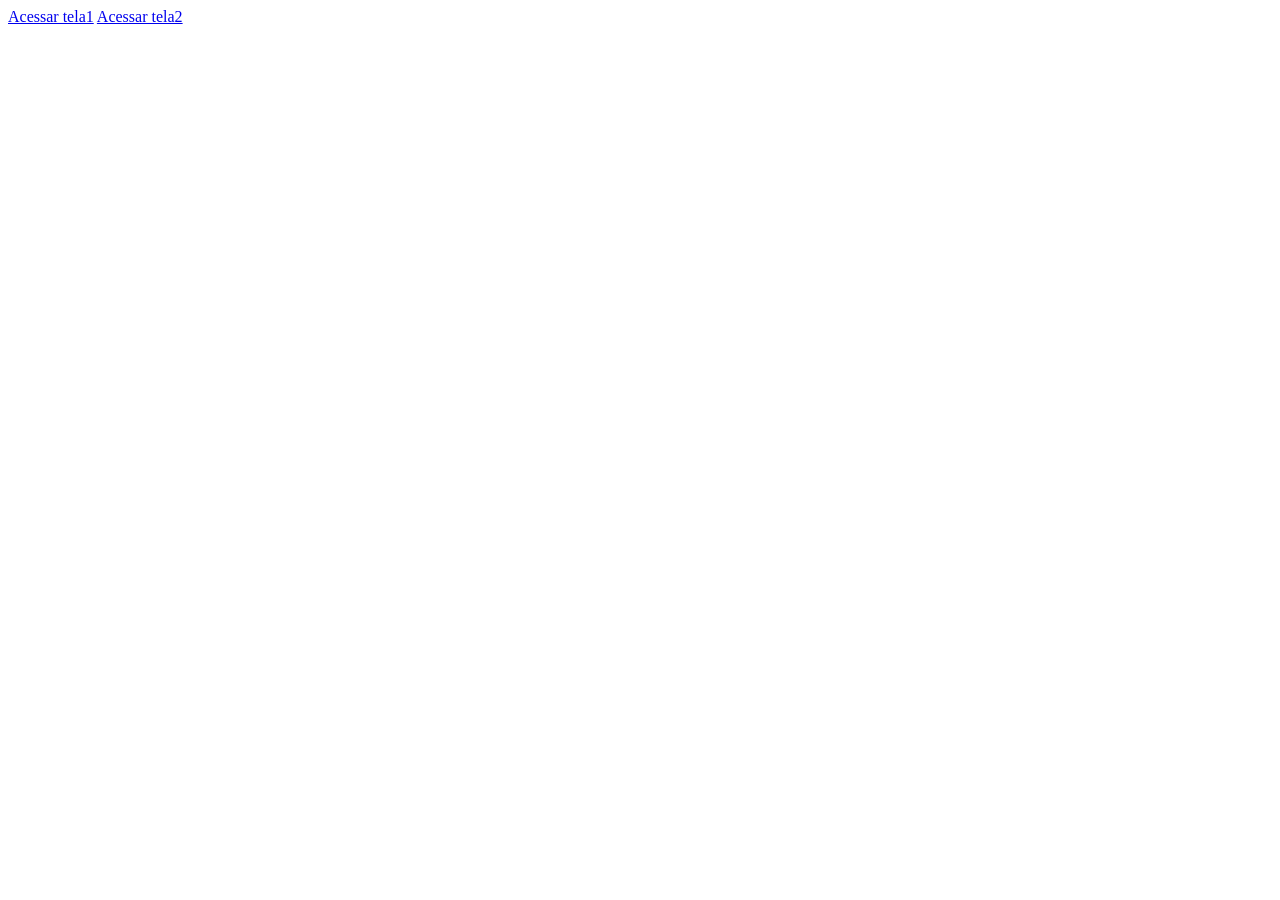
<file: index.html>
<html lang="en">
<head>
    <meta charset="UTF-8">
    <meta name="viewport" content="width=device-width, initial-scale=1.0">
    <title>Inicio</title>
</head>
<body>
    <a href="tela1H.html">Acessar tela1</a>
    <a href="tela2C.html">Acessar tela2</a>
</body>
</html>
</file>
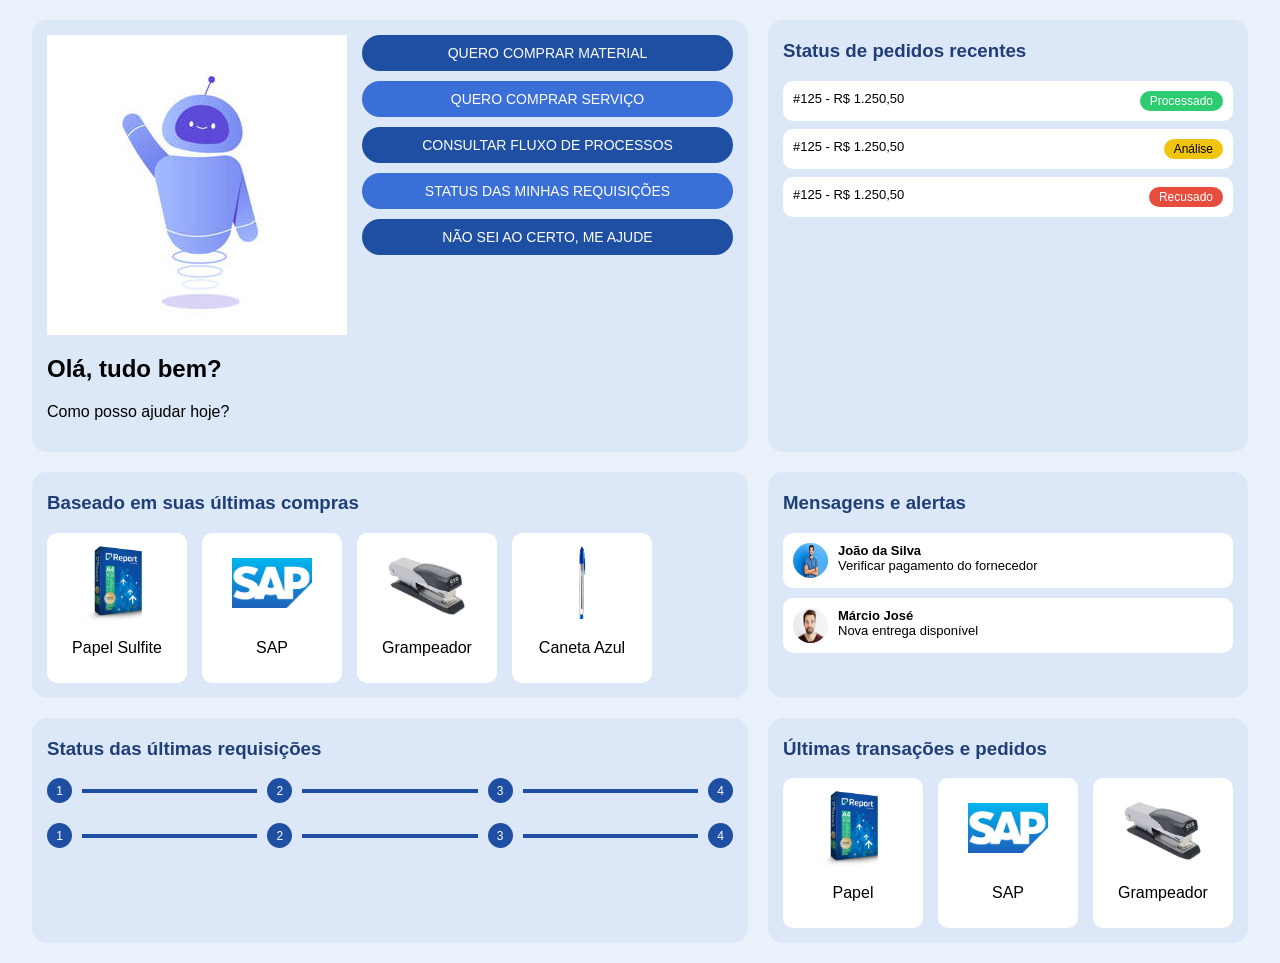
<file: tela2C.html>
<html lang="en">
<head>
    <meta charset="UTF-8">
    <meta name="viewport" content="width=device-width, initial-scale=1.0">
    <link rel="stylesheet" href="style.css">
    <title>Tela2</title>
</head>
<body>
    <div class="container">

    <!-- ESQUERDA SUPERIOR -->
    <div class="card">
        <div class="flex">
            <div>
                <img src="assets/istockphoto-1260396908-612x612.jpg">
                <h2>Olá, tudo bem?</h2>
                <p>Como posso ajudar hoje?</p>
            </div>

            <div style="flex:1">
                <div class="btn">QUERO COMPRAR MATERIAL</div>
                <div class="btn light">QUERO COMPRAR SERVIÇO</div>
                <div class="btn">CONSULTAR FLUXO DE PROCESSOS</div>
                <div class="btn light">STATUS DAS MINHAS REQUISIÇÕES</div>
                <div class="btn">NÃO SEI AO CERTO, ME AJUDE</div>
            </div>
        </div>
    </div>

    <div class="card">
        <h3>Status de pedidos recentes</h3>

        <div class="list-item">
            <span>#125 - R$ 1.250,50</span>
            <span class="status green">Processado</span>
        </div>

        <div class="list-item">
            <span>#125 - R$ 1.250,50</span>
            <span class="status orange">Análise</span>
        </div>

        <div class="list-item">
            <span>#125 - R$ 1.250,50</span>
            <span class="status red">Recusado</span>
        </div>

    </div>

    <!-- BASEADO NAS COMPRAS -->
    <div class="card">
        <h3>Baseado em suas últimas compras</h3>
        <div class="products">
            <div class="product">
                <img src="assets/papel_sulfite_report_premium_a4_75g_500_folhas_1683_1_c7d11877b3e550f39cac84ae2fb055f5.webp">
                <p>Papel Sulfite</p>
            </div>

            <div class="product">
                <img src="assets/Logo-SAP.jpg">
                <p>SAP</p>
            </div>

            <div class="product">
                <img src="assets/download.jpg">
                <p>Grampeador</p>
            </div>

            <div class="product">
                <img src="assets/eses-0013-1-1-h2lnzzpudy.webp">
                <p>Caneta Azul</p>
            </div>
        </div>
    </div>

    <!-- MENSAGENS -->
    <div class="card">
        <h3>Mensagens e alertas</h3>

        <div class="message">
            <img src="assets/jovem-bonito-vestindo-camiseta-casual-sobre-o-rosto-feliz-de-fundo-azul-sorrindo-com-os-bracos-cruzados-olhando-para-a-camera-pessoa-positiva_839833-12963.avif">
            <div>
                <strong>João da Silva</strong><br>
                Verificar pagamento do fornecedor
            </div>
        </div>

        <div class="message">
            <img src="assets/retrato-de-homem-branco-isolado_53876-40306.avif">
            <div>
                <strong>Márcio José</strong><br>
                Nova entrega disponível
            </div>
        </div>

    </div>

    <!-- STATUS REQUISIÇÕES -->
    <div class="card">
        <h3>Status das últimas requisições</h3>

        <div class="progress">
            <div class="circle">1</div>
            <div class="line"></div>
            <div class="circle">2</div>
            <div class="line"></div>
            <div class="circle">3</div>
            <div class="line"></div>
            <div class="circle">4</div>
        </div>

        <div class="progress">
            <div class="circle">1</div>
            <div class="line"></div>
            <div class="circle">2</div>
            <div class="line"></div>
            <div class="circle">3</div>
            <div class="line"></div>
            <div class="circle">4</div>
        </div>

    </div>

    <!-- ÚLTIMAS TRANSAÇÕES -->
    <div class="card">
        <h3>Últimas transações e pedidos</h3>
        <div class="products">
            <div class="product">
                <img src="assets/papel_sulfite_report_premium_a4_75g_500_folhas_1683_1_c7d11877b3e550f39cac84ae2fb055f5.webp">
                <p>Papel</p>
            </div>

            <div class="product">
                <img src="assets/Logo-SAP.jpg">
                <p>SAP</p>
            </div>

            <div class="product">
                <img src="assets/download.jpg">
                <p>Grampeador</p>
            </div>
        </div>
    </div>

</div>

</body>
</html>
</head>
</file>
<file: style.css>
body{
    margin:0;
    font-family: Arial, Helvetica, sans-serif;
    background:#eaf1fb;
}

.container{
    width:95%;
    margin:20px auto;
    display:grid;
    grid-template-columns: 2fr 1fr;
    grid-gap:20px;
}

.card{
    background:#dce7f7;
    padding: 15px;
    border-radius:15px;
}

.card h3{
    margin-top:5;
    color:#1f3f77;
}

.flex{
    display:flex;
    gap: 15px;
}

.btn{
    display:block;
    background:#1f4fa3;
    color:white;
    padding:10px;
    border-radius:20px;
    text-align:center;
    margin-bottom:10px;
    cursor:pointer;
    font-size:14px;
}

.btn.light{
    background:#3a6fd8;
}


.list-item{
    display:flex;
    justify-content:space-between;
    background:white;
    padding:10px;
    border-radius:10px;
    margin-bottom:8px;
    font-size:13px;
}

.status{
    padding:3px 10px;
    border-radius:15px;
    font-size:12px;
    color:white;
}

.green{ background:#2ecc71;}
.orange{ background:#f1c40f; color:black;}
.red{ background:#e74c3c;}

.products{
    display:flex;
    gap:15px;
    overflow-x:auto;
}

.product{
    background:white;
    padding:10px;
    border-radius:10px;
    text-align:center;
    min-width:120px;
}

.product img{
    width:80px;
    height:80px;
    object-fit:contain;
}

.progress{
    display:flex;
    align-items:center;
    gap:10px;
    margin-bottom:20px;
}

.circle{
    width:25px;
    height:25px;
    border-radius:50%;
    background:#1f4fa3;
    color:white;
    display:flex;
    align-items:center;
    justify-content:center;
    font-size:12px;
}

.line{
    flex:1;
    height:4px;
    background:#1f4fa3;
}

.message{
    display:flex;
    gap:10px;
    background:white;
    padding:10px;
    border-radius:10px;
    margin-bottom:10px;
    font-size:13px;
}

.message img{
    width:35px;
    height:35px;
    border-radius:50%;
}
</file>
